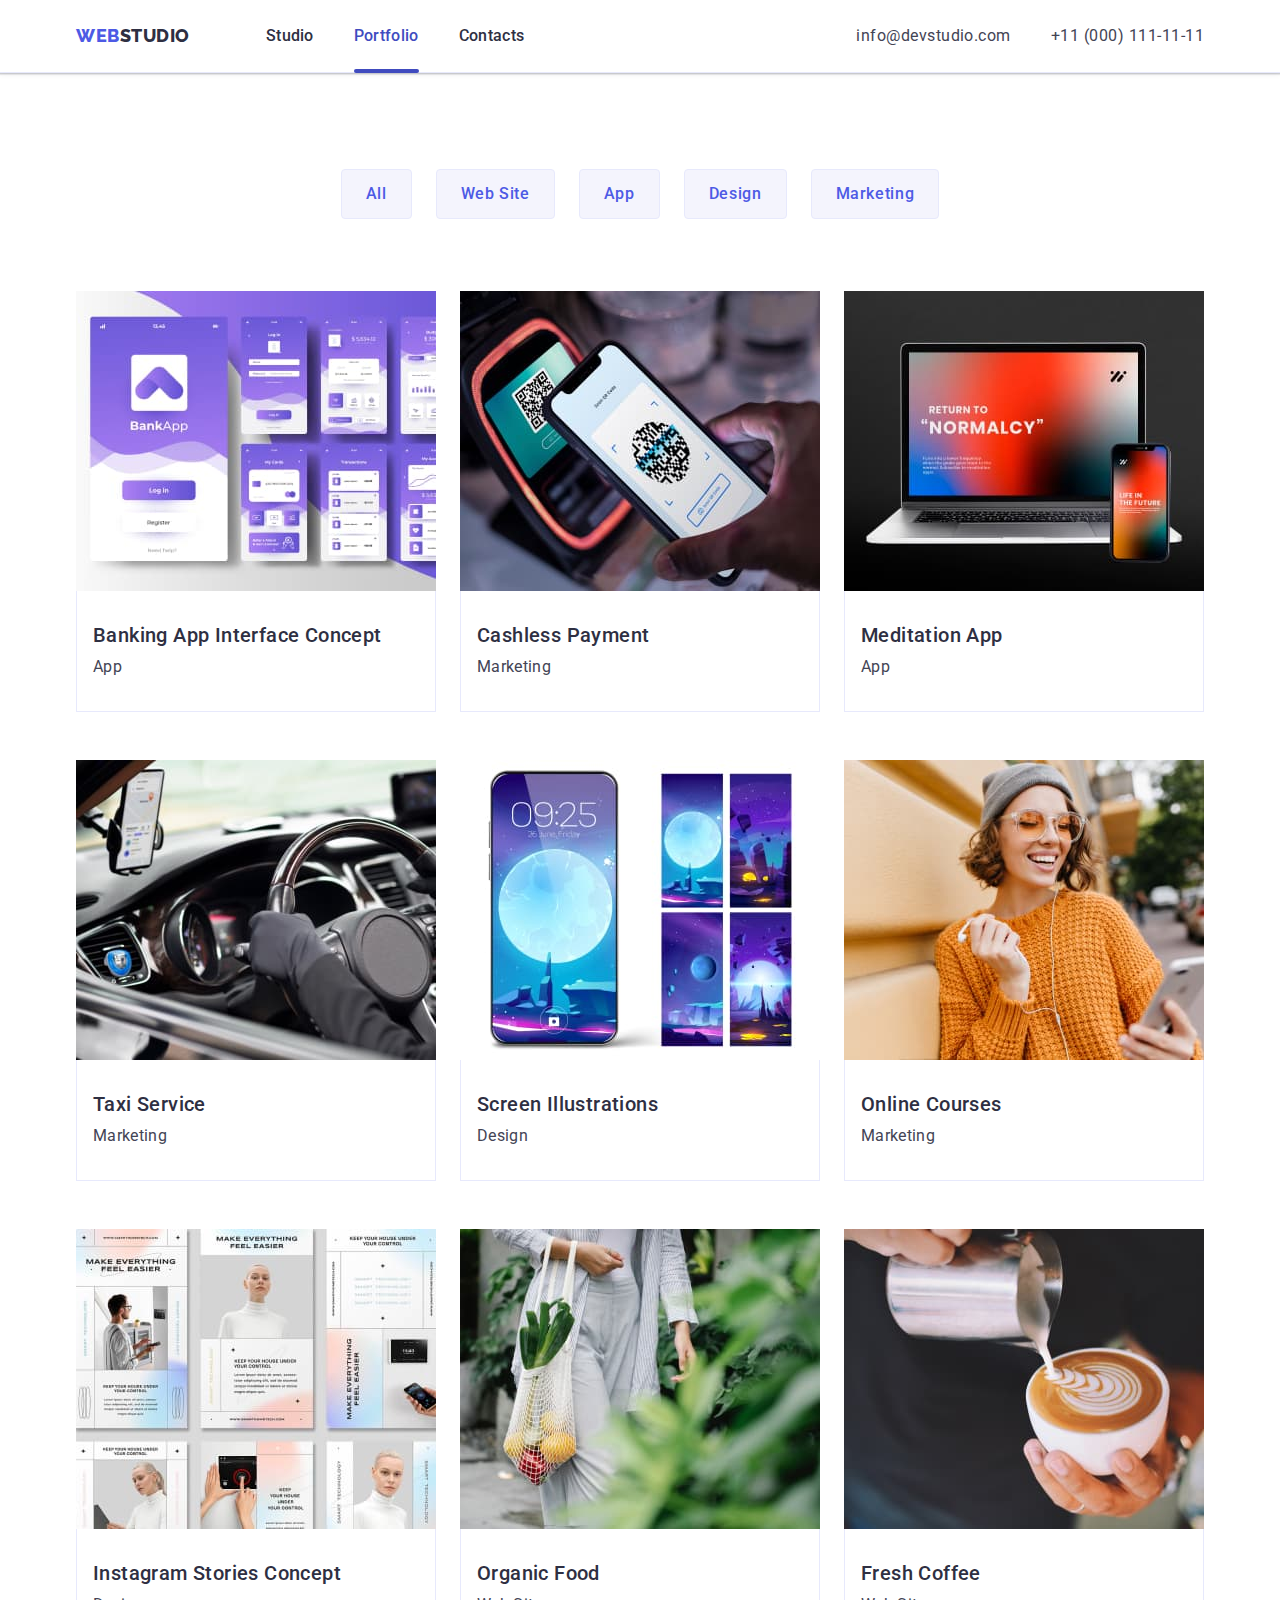
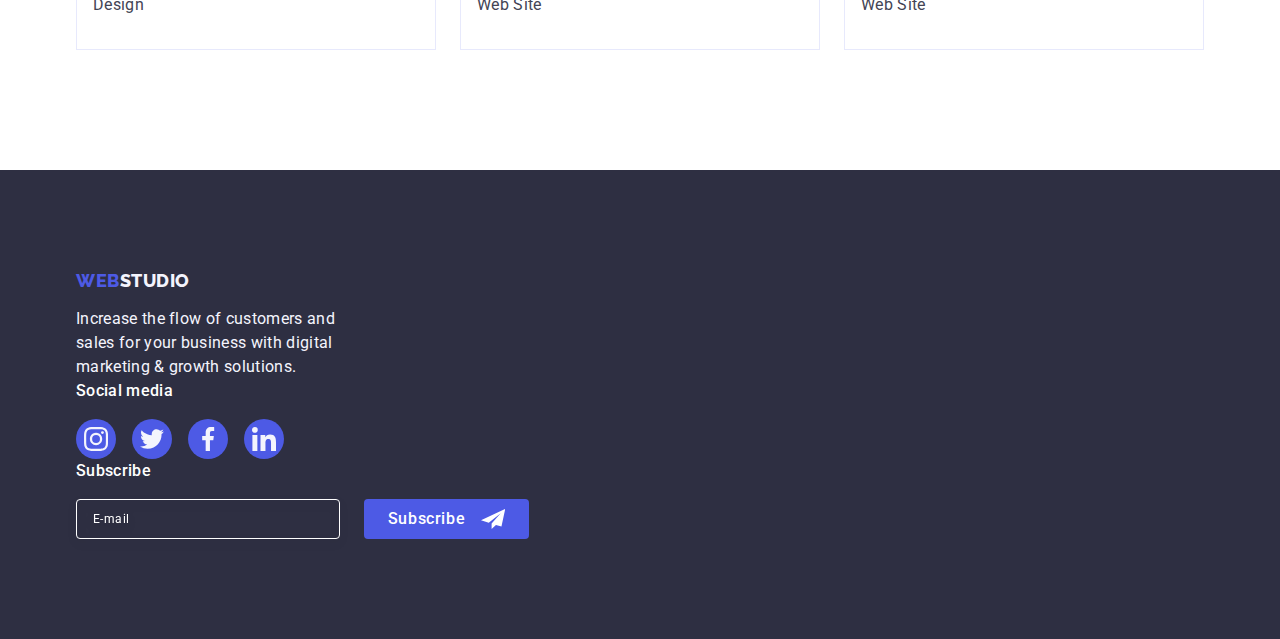
<file: portfolio.html>
<!DOCTYPE html>
<html lang="en">
  <head>
    <meta charset="UTF-8" />
    <meta http-equiv="X-UA-Compatible" content="IE=edge" />
    <meta name="viewport" content="width=device-width, initial-scale=1.0" />
    <meta name="description" content="Ефективні рішення для вашого бізнесу" />
    <title>WebStudio</title>
    <link rel="preconnect" href="https://fonts.googleapis.com" />
    <link rel="preconnect" href="https://fonts.gstatic.com" crossorigin />
    <link
      href="https://fonts.googleapis.com/css2?family=Raleway:wght@800&family=Roboto:wght@400;500;700&display=swap"
      rel="stylesheet"
    />
    <link
      rel="stylesheet"
      href="https://cdn.jsdelivr.net/npm/modern-normalize@2.0.0/modern-normalize.min.css"
    />
    <link rel="stylesheet" href="./css/styles.css"/>
  </head>
  <body class="page">
    <!-- Header section -->
    <header class="header">
      <div class="header-conteiner container">
        <nav class="header-nav">
          <a class="logo link" href="./index.html"
            >Web<span class="logo-studio">Studio</span></a
          >
          <ul class="header-list list">
            <li class="header-item">
              <a class="header-link link" href="./index.html">Studio</a>
            </li>
            <li class="header-item">
              <a class="header-link link current" href="./portfolio.html">Portfolio</a>
            </li>
            <li class="header-item">
              <a class="header-link link" href="">Contacts</a>
            </li>
          </ul>
        </nav>
        <address class="header-address">
          <ul class="address-list list">
            <li class="address-item">
              <a class="address-link link" href="mailto:info@devstudio.com"
                >info@devstudio.com</a
              >
            </li>
            <li class="address-item">
              <a class="address-link link" href="tel:+110001111111"
                >+11 (000) 111-11-11</a
              >
            </li>
          </ul>
        </address>
      </div>
    </header>
    <main>
      <section class="portfolio section">
        <div class="container">
          <h1 class="visually-hidden">Portfolio</h1>
          <ul class="portfolio-list list">
            <li class="portfolio-item">
              <button class="portfolio-btn link" type="button">All</button>
            </li>
            <li class="portfolio-item">
              <button class="portfolio-btn link" type="button">Web Site</button>
            </li>
            <li class="portfolio-item">
              <button class="portfolio-btn link" type="button">App</button>
            </li>
            <li class="portfolio-item">
              <button class="portfolio-btn link" type="button">Design</button>
            </li>
            <li class="portfolio-item">
              <button class="portfolio-btn link" type="button">
                Marketing
              </button>
            </li>
          </ul>
          <ul class="projects-list list">
            <li class="projects-item">
              <a class="projects-link link" href="">
                <div class="overlay">
                    <img
                     class="projects-img"
                     src="./images/portfolio/img1.jpg"
                     alt="Banking"
                     width="360"
                     height="300"
                    />
                   <p class="overlay-parph">14 Stylish and User-Friendly App Design Concepts · Task Manager App · Calorie Tracker App · Exotic Fruit Ecommerce App · Cloud Storage App</p>
                 </div>
                  <div class="project-container">
                    <h2 class="projects-caption">
                     Banking App Interface Concept
                    </h2>
                    <p class="projects-parph">App</p>
                  </div>
              </a>
            </li>
            <li class="projects-item">
              <a class="projects-link link" href="">
                <div class="overlay">
                    <img
                     class="projects-img"
                     src="./images/portfolio/img2.jpg"
                     alt="Banking"
                     width="360"
                     height="300"
                    />
                   <p class="overlay-parph">14 Stylish and User-Friendly App Design Concepts · Task Manager App · Calorie Tracker App · Exotic Fruit Ecommerce App · Cloud Storage App</p>
                 </div>
                <div class="project-container">
                  <h2 class="projects-caption">Cashless Payment</h2>
                  <p class="projects-parph">Marketing</p>
                </div>
              </a>
            </li>
           <li class="projects-item">
            <a class="projects-link link" href="">
              <div class="overlay">
                  <img
                   class="projects-img"
                   src="./images/portfolio/img3.jpg"
                   alt="Banking"
                   width="360"
                   height="300"
                  />
                 <p class="overlay-parph">14 Stylish and User-Friendly App Design Concepts · Task Manager App · Calorie Tracker App · Exotic Fruit Ecommerce App · Cloud Storage App</p>
               </div>
                <div class="project-container">
                  <h2 class="projects-caption">Meditation App</h2>
                  <p class="projects-parph">App</p>
                </div>
               </a>
            </li>
            <li class="projects-item">
              <a class="projects-link link" href="">
                <div class="overlay">
                    <img
                     class="projects-img"
                     src="./images/portfolio/img4.jpg"
                     alt="Banking"
                     width="360"
                     height="300"
                    />
                   <p class="overlay-parph">14 Stylish and User-Friendly App Design Concepts · Task Manager App · Calorie Tracker App · Exotic Fruit Ecommerce App · Cloud Storage App</p>
                 </div>
                <div class="project-container">
                  <h2 class="projects-caption">Taxi Service</h2>
                  <p class="projects-parph">Marketing</p>
                </div>
              </a>
            </li>
            <li class="projects-item">
              <a class="projects-link link" href="">
                <div class="overlay">
                    <img
                     class="projects-img"
                     src="./images/portfolio/img5.jpg"
                     alt="Banking"
                     width="360"
                     height="300"
                    />
                   <p class="overlay-parph">14 Stylish and User-Friendly App Design Concepts · Task Manager App · Calorie Tracker App · Exotic Fruit Ecommerce App · Cloud Storage App</p>
                 </div>
                <div class="project-container">
                  <h2 class="projects-caption">Screen Illustrations</h2>
                  <p class="projects-parph">Design</p>
                </div>
              </a>
            </li>
            <li class="projects-item">
              <a class="projects-link link" href="">
                <div class="overlay">
                    <img
                     class="projects-img"
                     src="./images/portfolio/img6.jpg"
                     alt="Banking"
                     width="360"
                     height="300"
                    />
                   <p class="overlay-parph">14 Stylish and User-Friendly App Design Concepts · Task Manager App · Calorie Tracker App · Exotic Fruit Ecommerce App · Cloud Storage App</p>
                 </div>
                <div class="project-container">
                  <h2 class="projects-caption">Online Courses</h2>
                  <p class="projects-parph">Marketing</p>
                </div>
              </a>
            </li>
            <li class="projects-item">
              <a class="projects-link link" href="">
                <div class="overlay">
                    <img
                     class="projects-img"
                     src="./images/portfolio/img7.jpg"
                     alt="Banking"
                     width="360"
                     height="300"
                    />
                   <p class="overlay-parph">14 Stylish and User-Friendly App Design Concepts · Task Manager App · Calorie Tracker App · Exotic Fruit Ecommerce App · Cloud Storage App</p>
                 </div>
                <div class="project-container">
                  <h2 class="projects-caption">Instagram Stories Concept</h2>
                  <p class="projects-parph">Design</p>
                </div>
              </a>
            </li>
            <li class="projects-item">
              <a class="projects-link link" href="">
                <div class="overlay">
                    <img
                     class="projects-img"
                     src="./images/portfolio/img8.jpg"
                     alt="Banking"
                     width="360"
                     height="300"
                    />
                   <p class="overlay-parph">14 Stylish and User-Friendly App Design Concepts · Task Manager App · Calorie Tracker App · Exotic Fruit Ecommerce App · Cloud Storage App</p>
                 </div>
                <div class="project-container">
                  <h2 class="projects-caption">Organic Food</h2>
                  <p class="projects-parph">Web Site</p>
                </div>
              </a>
            </li>
            <li class="projects-item">
              <a class="projects-link link" href="">
                <div class="overlay">
                    <img
                     class="projects-img"
                     src="./images/portfolio/img9.jpg"
                     alt="Banking"
                     width="360"
                     height="300"
                    />
                   <p class="overlay-parph">14 Stylish and User-Friendly App Design Concepts · Task Manager App · Calorie Tracker App · Exotic Fruit Ecommerce App · Cloud Storage App</p>
                 </div>
                <div class="project-container">
                  <h2 class="projects-caption">Fresh Coffee</h2>
                  <p class="projects-parph">Web Site</p>
                </div>
              </a>
            </li>
          </ul>
        </div>
      </section>
    </main>
    <!-- Footer section -->
    <footer class="footer">
      <div class="conteiner-div-footer container">
      <div class="footer-container">
        <a class="footer-logo link" href="./index.html"
          >Web<span class="footer-logo-studio">Studio</span></a
        >
        <p class="footer-parph">
          Increase the flow of customers and sales for your business with
          digital marketing & growth solutions.
        </p>
      </div>
      <div class="soc-footer-container">
        <p class="soc-parph">Social media</p>
        <ul class="footer-soc-list">
          <li class="footer-soc-item">
           <a href="" class="footer-soc-link">
             <svg class="footer-soc-icons" width="24" height="24">
               <use href="./images/icons.svg#icon-instagram"></use>
             </svg>
           </a>
        </li>
          <li class="footer-soc-item">
            <a href="" class="footer-soc-link">
             <svg class="footer-soc-icons" width="24" height="24">
               <use href="./images/icons.svg#icon-twitter"></use>
             </svg>
           </a>
        </li>
          <li class="footer-soc-item">
            <a href="" class="footer-soc-link">
             <svg class="footer-soc-icons" width="24" height="24">
               <use href="./images/icons.svg#icon-facebook"></use>
             </svg>
           </a>
        </li>
          <li class="footer-soc-item">
            <a href="" class="footer-soc-link">
             <svg class="footer-soc-icons" width="24" height="24">
               <use href="./images/icons.svg#icon-linkedin"></use>
             </svg>
           </a>
        </li>
        </ul>
      </div>
      <div class="footer-modal-container">
        <p class="footer-modal-parph">Subscribe</p>
        <form class="footer-modal-form">
            <label class="footer-modal-label">
              <input class="footer-modal-input" type="email" name="footer-modal" placeholder="E-mail" />
            </label>

            <button class="footer-modal-btn" type="submit">
              Subscribe
              <svg class="footer-modal-icon" width="24" height="24">
                <use href="./images/icons.svg#icon-send"></use>
              </svg>
            </button>
        </form>
      </div>
    </div>
    </footer>
  </body>
</html>
</file>
<file: css/styles.css>
:root {
  --brand-color: #434455;
  --brand-links-hf: #404bbf;
  --text-color: #2E2F42;
  --text-color-bg: #FFFFFF;
  --logo-color: #4D5AE5;
  --complementary-color: #F4F4FD;
  --portfolio-btn: #e7e9fc;
  --customers-icons: #8E8F99;
  --footer-soc-color: #31d0aa;
  --modal-color: #fcfcfc;
  --modal-border: #9747FF;
  --modal-style-color: rgba(46, 47, 66, 0.4);
  --hero-img-bg: linear-gradient(rgba(46, 47, 66, 0.7), rgba(46, 47, 66, 0.7));
}

body {
  font-family: Roboto, sans-serif;
  color: var(--brand-color);
  background-color: var(--text-color-bg);
}

button {
  cursor: pointer;
  font-family: inherit;
  color: currentColor;
}

input {
  font-family: inherit;
}

/**
  |============================
  | Resets
  |============================
*/

h1,
h2,
h3,
h4,
h5,
h6,
p {
  margin: 0;
}

ul,
ol {
  list-style: none;
  margin: 0;
  padding: 0;
}

img {
  display: block;
  max-width: 100%;
}

/* Base styles for small davices */
.container {
  min-width: 320px;
  max-width: 428px;
  margin: 0 auto;
  padding-right: 16px;
  padding-left: 16px;
}

/* Tablet screen */
@media screen and (min-width: 768px) {
  .container {
    max-width: 768px;
    margin: 0 auto;
    padding-right: 16px;
    padding-left: 16px;
  }
}

/* Desctop screen */
@media only screen and (min-width: 1158px) {
  .container {
    max-width: 1158px;
    margin: 0 auto;
    padding: 0 15px;
  }
}

.section {
  padding: 96px 0x;
}

@media only screen and (min-width: 1158px) {
  .section {
    padding: 120px 0x;
  }
}



/**
  |============================
  | Header
  |============================
*/

.logo {
  font-family: 'Raleway', sans-serif;
  font-weight: 800;
  font-size: 18px;
  line-height: 1.17;
  letter-spacing: 0.03em;
  text-transform: uppercase;
  color: var(--logo-color);
  margin-right: 76px;
}

.link {
  text-decoration: none;
}

.logo-studio {
  color: var(--text-color);
}

.header {
  border-bottom: 1px solid var(--portfolio-btn);
  box-shadow: 0px 2px 1px rgba(46, 47, 66, 0.08), 0px 1px 1px rgba(46, 47, 66, 0.16), 0px 1px 6px rgba(46, 47, 66, 0.08);
}

@media only screen and (min-width: 320px) and (max-width: 768px) {
  .header {
    padding: 24px 0;
  }
}

.header-conteiner {
  display: flex;
  align-items: center;
  justify-content: space-between;
}

.header-nav {
  display: flex;
  align-items: center;
}

.header-list {
  display: flex;
  gap: 40px;
}

@media only screen and (max-width: 767px) {
  .header-list {
    display: none;
  }
}

.header-link {
  font-weight: 500;
  line-height: 1.5;
  letter-spacing: 0.02em;
  color: var(--text-color);
  display: block;
  padding: 24px 0;
  position: relative;
  transition: color 250ms cubic-bezier(0.4, 0, 0.2, 1);
}

.current {
  color: var(--brand-links-hf);
}

.current::after {
  content: "";
  text-decoration: underline;
  width: 100%;
  height: 4px;
  border-radius: 2px;
  background: var(--brand-links-hf);
}

.header-link::after {
  content: '';
  position: absolute;
  left: 0;
  bottom: -1px;
  height: 4px;
  background-color: var(--brand-links-hf);
  border-radius: 2px;
}

.header-link:hover {
  color: var(--brand-links-hf);
}

.header-link:focus {
  color: var(--brand-links-hf);
}

.header-address {
  font-style: normal;
  margin-left: auto;
}

@media only screen and (max-width: 767px) {
  .header-address {
    display: none;
  }
}

.address-list {
  display: flex;
  gap: 40px;
}

@media (min-width: 768px) and (max-width: 1157px) {
  .address-list {
    flex-wrap: wrap;
    row-gap: 12px;
    column-gap: 0;
    justify-content: center;
    flex-direction: column;
  }
  .address-link {
    font-size: 12px;
    line-height: 1.16;
  }
}

.address-link {
  color: var(--brand-color);
  transition: color 250ms cubic-bezier(0.4, 0, 0.2, 1);
  letter-spacing: 0.03em;
  gap: 12px;
}

.address-link:hover {
  color: var(--brand-links-hf);
}

.address-link:focus {
  color: var(--brand-links-hf);
}

@media only screen and (min-width: 1158px) {
  .address-link {
    font-size: 16px;
    line-height: 1.5;
  }
}

@media only screen and (min-width: 768px) {
  .menu-toggle-icon {
    display: none;
  }
}

/**
  |============================
  | Block 1
  |============================
*/

.hero {
  background-color: var(--text-color);
  padding: 188px 0;
  margin: auto;
  background-repeat: no-repeat;
  background-position: center;
  max-width: 1440px;
}

/* Retina screen */

@media screen and (min-width: 320px) and (max-width: 428px) {
  .hero {
    padding: 112px 0 112px 0;
    background: linear-gradient(rgba(46, 47, 66, 0.7), rgba(46, 47, 66, 0.7)), url(../images/hero/bg_mob@1x.jpg);
    background-size: cover;
  }

  @media (min-device-pixel-ratio: 2),
  (min-resolution: 192dpi),
  (min-resolution: 2dppx) {
    .hero {
      background: linear-gradient(rgba(46, 47, 66, 0.7), rgba(46, 47, 66, 0.7)), url(../images/hero/bg_mob@2x.jpg);
      background-size: cover;
    }
  }
}

@media screen and (min-width: 429px) and (max-width: 768px) {
  .hero {
    background: linear-gradient(rgba(46, 47, 66, 0.7), rgba(46, 47, 66, 0.7)), url(../images/hero/bg_mob@2x.jpg);
    padding: 112px 0 112px 0;
  }

  @media (min-device-pixel-ratio: 2),
  (min-resolution: 192dpi),
  (min-resolution: 2dppx) {
    .hero {
      background: linear-gradient(rgba(46, 47, 66, 0.7), rgba(46, 47, 66, 0.7)), url(../images/hero/bg_tab@2x.jpg);
      background-size: cover;
    }
  }
}

@media screen and (min-width: 769px) {
  .hero {
    background: linear-gradient(rgba(46, 47, 66, 0.7), rgba(46, 47, 66, 0.7)), url(../images/hero/bg_desk@1x.jpg);
    padding: 188px 0 188px 0;
    background-size: cover;
  }

  @media (min-device-pixel-ratio: 2),
  (min-resolution: 192dpi),
  (min-resolution: 2dppx) {
    .hero {
      background: linear-gradient(rgba(46, 47, 66, 0.7), rgba(46, 47, 66, 0.7)), url(../images/hero/bg_desk@2x.jpg);
      background-size: cover;
    }
  }
}

.hero-title {
  font-size: 56px;
  line-height: 1.07;
  text-align: center;
  letter-spacing: 0.02em;
  color: var(--text-color-bg);
  max-width: 496px;
  margin-left: auto;
  margin-right: auto;
  margin-bottom: 48px;
}

@media only screen and (max-width: 767px) {
  .hero-title {
    font-size: 36px;
    max-width: 320px;
  }
}

.hero-btn {
  background-color: var(--logo-color);
  font-family: "Roboto", sans-serif;
  font-weight: 500;
  font-size: 16px;
  line-height: 1.5;
  letter-spacing: 0.04em;
  color: var(--text-color-bg);
  display: block;
  min-width: 169px;
  height: 56px;
  border: none;
  border-radius: 4px;
  cursor: pointer;
  margin-left: auto;
  margin-right: auto;
  transition: background-color 250ms cubic-bezier(0.4, 0, 0.2, 1);
}

.hero-btn:hover {
  background-color: var(--brand-links-hf);
}

.hero-btn:focus {
  background-color: var(--brand-links-hf);
}

/**
  |============================
  | Block 2
  |============================
*/

.peculiarities {
  padding: 120px 0;
}

@media only screen and (max-width: 1157px) {
  .peculiarities {
    padding: 96px 0;
  }
}

.visually-hidden {
  position: absolute;
  width: 1px;
  height: 1px;
  margin: -1px;
  border: 0;
  padding: 0;
  white-space: nowrap;
  clip-path: inset(100%);
  clip: rect(0 0 0 0);
  overflow: hidden;
}

.icon-container {
  display: none;
}

@media only screen and (min-width: 768px) {
  .icon-container {
    display: none;
  }
}

@media only screen and (min-width: 1158px) {
  .icon-container {
    display: flex;
    align-items: center;
    justify-content: center;
    height: 112px;
    background-color: var(--complementary-color);
    border-radius: 4px;
    margin-bottom: 8px;
  }
}

@media only screen and (min-width: 768px) {
  .peculiarities-list {
    display: flex;
    flex-wrap: wrap;
    gap: 72px 24px;
  }
}

@media only screen and (min-width: 1158px) {
  .peculiarities-list {
    display: flex;
    gap: 24px;
  }
}

.peculiarities-icons {
  fill: none;
}

@media only screen and (max-width: 767px) {
  .peculiarities-item:not(:last-child) {
    margin-bottom: 72px;
  }
}

@media only screen and (min-width: 768px) {
  .peculiarities-item {
    flex-basis: calc((100% - 24px) / 2);
  }
}

@media only screen and (min-width: 1158px) {
  .peculiarities-item {
    flex-basis: calc((100% - 3 * 24px) / 4);
  }
}

.peculiarities-caption {
  font-size: 36px;
  font-weight: 700;
  line-height: 1.11;
  letter-spacing: 0.025em;
  text-transform: capitalize;
  margin-bottom: 8px;
  color: var(--text-color);
}

@media only screen and (max-width: 767px) {
  .peculiarities-caption {
    text-align: center;
  }
}

@media only screen and (min-width: 1158px) {
  .peculiarities-caption {
    font-weight: 500;
    font-size: 20px;
    line-height: 1.2;
    letter-spacing: 0.02em;
    color: var(--text-color);
    margin-bottom: 8px;
  }
}


.peculiarities-parph {
  line-height: 1.5;
  letter-spacing: 0.02em;
}

/**
  |============================
  | Block 3
  |============================
*/

.activity {
  padding-bottom: 120px;
}

@media only screen and (max-width: 1157px) {
  .activity {
    display: none;
  }
}

.activity-title {
  margin-bottom: 72px;
}

.activity-list {
  display: flex;
  gap: 24px;
}

.activity-item {
  width: calc((100% - 48px) / 3);
}

.activity-title {
  font-size: 36px;
  line-height: 1.11;
  text-align: center;
  letter-spacing: 0.02em;
  text-transform: capitalize;
  color: var(--text-color);
}

/**
  |============================
  | Block 4
  |============================
*/

.team {
  background-color: var(--complementary-color);
}

@media only screen and (min-width: 768px) {
  .team {
    padding: 96px 0;
  }
}

@media only screen and (min-width: 1158px) {
  .team {
    padding: 120px 0;
  }
}

@media only screen and (max-width: 1157px) {
  .peculiarities {
    padding: 96px 0;
  }
}

.team-title {
  font-size: 36px;
  line-height: 1.11;
  text-align: center;
  letter-spacing: 0.02em;
  text-transform: capitalize;
  color: var(--text-color);
  margin-bottom: 72px;
}

.team-list {
  display: flex;
  flex-wrap: wrap;
  gap: 72px;
  justify-content: center;
  align-items: center;
}

@media only screen and (min-width: 768px) {
  .team-list {
    display: flex;
    gap: 64px 24px;
  }
}


.team-item {
  background-color: var(--text-color-bg);
  border-radius: 0px 0px 4px 4px;
  box-shadow: 0px 2px 1px 0px rgba(46, 47, 66, 0.08), 0px 1px 1px 0px rgba(46, 47, 66, 0.16), 0px 1px 6px 0px rgba(46, 47, 66, 0.08);
}

@media only screen and (max-width: 767px) {
  .team-container {
    padding: 96px 0;
  }
}

@media only screen and (min-width: 768px) {
  .team-item {
    flex-basis: calc((100% - 24px) / 2);
  }
}

@media only screen and (min-width: 768px) and (max-width: 1157px) {
  .team-container {
    width: 584px;
  }
}

@media only screen and (min-width: 1158px) {
  .team-item {
    flex-basis: calc((100% - 3 * 24px) / 4);
  }
    .team-container {
      width: 1158px;
    }
}

.team-info {
  padding: 32px 0
}

.team-caption {
  font-weight: 500;
  font-size: 20px;
  line-height: 1.2;
  letter-spacing: 0.02em;
  color: var(--text-color);
  text-align: center;
  margin-bottom: 8px;
}

.team-parph {
  line-height: 1.5;
  letter-spacing: 0.02em;
  text-align: center;
}

.soc-list {
  display: flex;
  justify-content: center;
  gap: 24px;
  padding-top: 8px;
  background-color: 250ms cubic-bezier(0.4, 0, 0.2, 1);
}

.soc-item {
  width: 40px;
  height: 40px;
}

.soc-link {
  width: 100%;
  height: 100%;
  background-color: var(--logo-color);
  border-radius: 50%;
  display: flex;
  align-items: center;
  justify-content: center;
  transition: background-color 250ms cubic-bezier(0.4, 0, 0.2, 1);
}

.soc-link:hover {
  background-color: var(--brand-links-hf);
}

.soc-link:focus {
  background-color: var(--brand-links-hf);
}

.soc-icons {
  fill: var(--complementary-color)
}

/**
  |============================
  | Block 5
  |============================
*/

.customers {
  padding-top: 96px;
  padding-bottom: 96px;
}

@media only screen and (min-width: 1158px) {
  .customers {
    padding-top: 120px;
    padding-bottom: 120px;
  }
}

@media only screen and (min-width: 768px) and (max-width: 1157px) {
  .container-customers {
    max-width: 584px;
  }
}

.customers-title {
  text-align: center;
  font-size: 36px;
  color: var(--text-color);
  margin-bottom: 72px;
  line-height: 1.11;
}

.customers-list {
  display: flex;
  flex-wrap: wrap;
  gap: 72px 16px;
  justify-content: center;
}

@media only screen and (min-width: 768px) {
  .customers-list {
    gap: 72px 24px;
  }
}



.customers-item {
  flex-basis: calc((100% - 2 * 16px) / 2);
  height: 88px;
}

@media only screen and (min-width: 768px) {
  .customers-item {
    flex-basis: calc((100% - 3 * 24px) / 3);
  }
}

@media only screen and (min-width: 1158px) {
  .customers-item {
    flex-basis: calc((100% - 120px) / 6);
  }
}

.customers-link {
  color: var(--customers-icons);
  display: flex;
  width: 100%;
  height: 100%;
  justify-content: center;
  align-items: center;
  border: 1px solid var(--customers-icons);
  border-radius: 4px;
  transition: border-color 250ms cubic-bezier(0.4, 0, 0.2, 1), color 250ms cubic-bezier(0.4, 0, 0.2, 1);
}

.customers-link:hover {
  border-color: var(--brand-links-hf);
  color: var(--brand-links-hf);
}

.customers-link:focus {
  border-color: var(--brand-links-hf);
  color: var(--brand-links-hf);
}

.customers-icons {
  fill: currentColor;
}

/**
  |============================
  | Footer
  |============================
*/

.footer {
  background-color: var(--text-color);
  padding: 100px 0;
}

.container-div-footer {
  flex-direction: column;
  align-items: baseline;
}

.soc-parph {
  font-weight: 500;
  font-size: 16px;
  line-height: 1.5;
  letter-spacing: 0.02em;
  color: var(--text-color-bg);
  margin-bottom: 16px;
}

.footer-soc-list {
  display: flex;
  gap: 16px;
}

.footer-soc-item {
  width: 40px;
  height: 40px;
}

.footer-soc-link {
  width: 100%;
  height: 100%;
  background-color: var(--logo-color);
  border-radius: 50%;
  display: flex;
  align-items: center;
  justify-content: center;
  transition: background-color 250ms cubic-bezier(0.4, 0, 0.2, 1);
}

.footer-soc-link:hover {
  background-color: var(--footer-soc-color);
}

.footer-soc-link:focus {
  background-color: var(--footer-soc-color);
}

.footer-soc-icons {
  fill: var(--complementary-color);
}

.footer-logo {
  font-family: "Raleway", sans-serif;
  font-weight: 800;
  font-size: 18px;
  line-height: 1.17;
  letter-spacing: 0.03em;
  text-transform: uppercase;
  color: var(--logo-color);
  display: inline-block;
  margin-bottom: 16px;
}

.footer-logo:hover,
.footer-logo:focus {
  background-color: var(--footer-soc-color);
}

.footer-logo-studio {
  color: var(--complementary-color);
}

.footer-parph {
  line-height: 1.5;
  color: var(--complementary-color);
  letter-spacing: 0.02em;
  max-width: 264px;
}

.footer-modal-parph {
  margin-bottom: 16px;
  font-weight: 500;
  text-align: center;
  font-size: 16px;
  line-height: 1.5;
  letter-spacing: 0.02em;
  color: var(--text-color-bg);
}

.footer-modal-form {
  gap: 24px;
}

.footer-modal-input {
  width: 264px;
  height: 40px;
  border: 1px solid var(--text-color-bg);
  background-color: transparent;
  font-size: 12px;
  line-height: 1.5;
  letter-spacing: 0.04em;
  padding-left: 16px;
  filter: drop-shadow(0px 4px 4px rgba(0, 0, 0, 0.15));
  border-radius: 4px;
  color: var(--text-color-bg);
}

.footer-modal-input::placeholder {
  color: var(--text-color-bg);
}

.footer-modal-btn {
  min-width: 165px;
  height: 40px;
  display: flex;
  justify-content: center;
  align-items: center;
  font-family: "Roboto", sans-serif;
  font-size: 16px;
  font-weight: 500;
  line-height: 1.5;
  letter-spacing: 0.04em;
  color: var(--text-color-bg);
  cursor: pointer;
  background-color: var(--logo-color);
  border: none;
  border-radius: 4px;
}

.footer-modal-btn:hover,
.footer-modal-btn:focus {
  background-color: var(--brand-links-hf);
}

.footer-modal-icon {
  margin-left: 16px;
}

@media only screen and (max-width: 767px) {
  .container-div-footer{
    align-items: center;
  }

  .footer-container {
    display: flex;
    flex-direction: column;
    justify-content: center;
    text-align: center;
  }

  .soc-footer-container {
    display: flex;
    flex-direction: column;
    align-items: center;
    margin-top: 72px;
  }

    .footer-modal-container {
      margin-top: 72px;
    }

  .footer-parph {
    text-align: left;
    margin-left: auto;
    margin-right: auto;
  }

  .footer-modal-btn {
    margin-top: 16px;
    margin-left: auto;
    margin-right: auto;
  }

  .footer-modal-input {
    width: 100%;
    height: 40px;
  }
}

@media only screen and (min-width: 768px) and (max-width: 1157px) {
  .container-div-footer {
    max-width: 584px;
  }
  .footer-modal-container {
    margin-top: 72px;
  }
}

@media only screen and (min-width: 768px) {
  .container-div-footer {
    display: flex;
    flex-wrap: wrap;
    flex-direction: row;
    gap: unset;
  }

  .footer-container {
    margin-right: 24px;
  }

  .footer-modal-container {
    justify-content: center;
    align-items: center;
    gap: 16px;
  }

  .footer-modal-parph {
    text-align: left;
  }

  .footer-modal-btn {
    display: inline-flex;
    justify-content: center;
    align-items: center;
  }

  .footer-modal-form {
    display: flex;
    display: inline-flex;
    gap: 24px;
  }

  .footer-modal-input {
    display: flex;
  }
}

@media only screen and (min-width: 1158px) {
  .container-div-footer {
    display: flex;
    flex-wrap: nowrap;
  }

  .footer-container {
    margin-right: 120px;
  }

  .footer-modal-form {
    display: flex;
    gap: 24px;
  }

  .footer-modal-container {
    margin-left: auto;
    align-items: baseline;
  }

}

/**
  |============================
  | Portfolio
  |============================
*/

.portfolio {
  padding-top: 96px;
  padding-bottom: 120px;
}

.portfolio-list {
  display: flex;
  justify-content: center;
  gap: 24px;
  margin-bottom: 72px;
}

.portfolio-btn {
  font-family: "Roboto", sans-serif;
  font-weight: 500;
  font-size: 16px;
  line-height: 1.5;
  letter-spacing: 0.04em;
  color: var(--logo-color);
  background-color: var(--complementary-color);
  padding: 12px 24px;
  border: 1px solid var(--portfolio-btn);
  border-radius: 4px;
  transition: color 250ms cubic-bezier(0.4, 0, 0.2, 1), background-color 250ms cubic-bezier(0.4, 0, 0.2, 1), border-color 250ms cubic-bezier(0.4, 0, 0.2, 1), box-shadow 250ms cubic-bezier(0.4, 0, 0.2, 1);
}

.portfolio-btn:hover {
  color: var(--text-color-bg);
  background-color: var(--brand-links-hf);
  border: 1px solid transparent;
  box-shadow: 0px 3px 1px rgba(0, 0, 0, 0.1), 0px 2px 1px rgba(0, 0, 0, 0.08), 0px 2px 2px rgba(0, 0, 0, 0.12);
}

.portfolio-btn:focus {
  color: var(--text-color-bg);
  background-color: var(--brand-links-hf);
  border: 1px solid transparent;
  box-shadow: 0px 3px 1px rgba(0, 0, 0, 0.1), 0px 2px 1px rgba(0, 0, 0, 0.08), 0px 2px 2px rgba(0, 0, 0, 0.12);
}

.projects-list {
  display: flex;
  flex-wrap: wrap;
  column-gap: 24px;
  row-gap: 48px;
}

.projects-item {
  width: calc((100% - 48px) / 3);
}

.projects-link {
  display: block;
  transition: box-shadow 250ms cubic-bezier(0.4, 0, 0.2, 1);
}

.projects-link:hover,
.projects-link:focus {
  box-shadow: 0px 1px 6px rgba(46, 47, 66, 0.08), 0px 1px 1px rgba(46, 47, 66, 0.16), 0px 2px 1px rgba(46, 47, 66, 0.08);
  transform: translateY(0%);
}

.project-container {
  padding: 32px 16px;
  border: 1px solid var(--portfolio-btn);
  border-top: none;
}

.projects-caption {
  font-weight: 500;
  font-size: 20px;
  line-height: 1.2;
  letter-spacing: 0.02em;
  color: var(--text-color);
  margin-bottom: 8px;
}

.projects-parph {
  font-size: 16px;
  line-height: 1.5;
  letter-spacing: 0.02em;
  color: var(--brand-color);
}

.overlay {
  position: relative;
  overflow: hidden;
}

.overlay-parph {
  display: flex;
  width: 100%;
  height: 100%;
  flex-direction: column;
  flex-shrink: 0;
  color: #F4F4FD;
  font-size: 16px;
  line-height: 1.5;
  letter-spacing: 0.32px;
  background-color: #4D5AE5;
  align-items: center;
  text-align: center;
  padding: 40px 32px;
  position: absolute;
  top: 0;
  left: 0;
  transform: translateY(100%);
  transition: transform 250ms cubic-bezier(0.4, 0, 0.2, 1);
}

.projects-link:hover .overlay-parph,
.projects-link:focus .overlay-parph {
  transform: translateY(0%);
}

button {
  border: none;
  cursor: pointer;
}

.open-modal {
  width: 150px;
  height: 50px;
  border-radius: 5px;
  background: #9da4bd;
  color: white;
  position: absolute;
  top: 50%;
  left: 50%;
  transform: translate(-50%, -50%);
  border: none;
  font-size: 16px;
}

.open-modal:hover {
  opacity: 0.8;
}

.backdrop {
  position: fixed;
  top: 0;
  left: 0;
  width: 100%;
  height: 100vh;
  background: rgba(46, 47, 66, 0.4);
  transition: opacity 250ms cubic-bezier(0.4, 0, 0.2, 1), visibility 250ms cubic-bezier(0.4, 0, 0.2, 1);
}

.modal {
  width: 408px;
  min-height: 584px;
  position: absolute;
  top: 50%;
  left: 50%;
  transform: translate(-50%, -50%);
  background: var(--modal-color);
  box-shadow: 0px 1px 1px rgba(0, 0, 0, 0.14), 0px 1px 3px rgba(0, 0, 0, 0.12), 0px 2px 1px rgba(0, 0, 0, 0.2);
  border-radius: 4px;
  transition: transform 250ms cubic-bezier(0.4, 0, 0.2, 1);
  padding: 72px 24px 24px 24px;
}

@media only screen and (min-width: 320px) and (max-width: 424px) {
  .modal {
  width: calc(100% - 30px)
  }
}

.close-button {
  position: absolute;
  right: 24px;
  top: 24px;
  background-color: var(--portfolio-btn);
  color: white;
  width: 24px;
  height: 24px;
  border: 1px solid rgba(0, 0, 0, 0.1);
  border-radius: 50%;
  cursor: pointer;
  display: flex;
  align-items: center;
  justify-content: center;
  padding: 0;
  transition: background-color 250ms cubic-bezier(0.4, 0, 0.2, 1), border 250ms cubic-bezier(0.4, 0, 0.2, 1);
}

.close-button:hover {
  background-color: var(--brand-links-hf);
  border: none;
  fill: #ffffff;
}

.close-button:focus {
  background-color: var(--brand-links-hf);
  border: none;
  fill: #ffffff;
}

.modal-icon {
  transition: fill 250ms cubic-bezier(0.4, 0, 0.2, 1);
}

.is-hidden {
  opacity: 0;
  visibility: hidden;
  pointer-events: none;
}

.no-scroll {
  overflow: hidden;
}

.modal-caption {
  display: flex;
  margin-bottom: 16px;
  width: 360px;
  flex-direction: column;
  flex-shrink: 0;
  font-weight: 500;
  line-height: 24px;
  letter-spacing: 0.32px;
  text-align: center;
  color: var(--text-color);
}

.modal-form-container {
  margin-bottom: 8px;
}

.modal-form-field {
  display: block;
  margin-bottom: 18px;
  position: relative;
  font-size: 12px;
  line-height: 1.17;
  letter-spacing: 0.04em;
  color: var(--customers-icons);
  margin-bottom: 4px;
}

.modal-form-container-input {
  position: relative;
}

.modal-form-label {
  display: block;
  margin-bottom: 4px;
  font-size: 12px;
  line-height: 1.17;
  letter-spacing: 0.04em;
  color: var(--customers-icons);
}

.modal-form-input {
  display: flex;
  width: 360px;
  flex-direction: column;
  align-items: flex-start;
  gap: 8px;
  border-radius: 4px;
  height: 40px;
  padding: 11px 38px;
  font-size: 18px;
  outline: transparent;
  border: 1px solid var(--modal-style-color);
  background-color: transparent;
  transition: border-color 250ms cubic-bezier(0.4, 0, 0.2, 1);
}

.modal-form-input:focus {
  border-color: var(--logo-color);
}

.modal-form-container-comment {
  margin-bottom: 16px;
}

.modal-form-input-comm {
  width: 360px;
  height: 120px;
  flex-shrink: 0;
  font-size: 18px;
  border-radius: 4px;
  outline: transparent;
  border: 1px solid var(--modal-style-color);
  transition: background-color 250ms cubic-bezier(0.4, 0, 0.2, 1);
}

.modal-form-input-comm:focus {
  border-color: var(--logo-color);
}

.modal-form-icon {
  fill: var(--text-color);
  position: absolute;
  top: 50%;
  transform: translateY(-50%);
  bottom: 11px;
  left: 16px;
  transition: fill 250ms cubic-bezier(0.4, 0, 0.2, 1);
}

.modal-form-input:focus+.modal-form-icon {
  fill: var(--logo-color);
}

.modal-form-textarea {
  width: 100%;
  height: 120px;
  font-size: 12px;
  line-height: 1.17;
  letter-spacing: 0.04em;
  color: var(--modal-style-color);
  border: 1px solid var(--modal-style-color);
  border-radius: 4px;
  background-color: transparent;
  padding: 8px 16px;
  outline: transparent;
  resize: none;
  transition: border-color 250ms cubic-bezier(0.4, 0, 0.2, 1);
}

.modal-form-textarea:focus {
  border-color: var(--logo-color);
}

.modal-form-container-privacy {
  margin-bottom: 24px;
}

.modal-form-field-privacy {
  font-size: 12px;
  line-height: 1.17;
  letter-spacing: 0.04em;
  color: var(--customers-icons);
}

.modal-form-custom-checkbox {
  width: 16px;
  height: 16px;
  margin-right: 8px;
  border: 1px solid var(--modal-style-color);
  border-radius: 2px;
  transition: background-color 250ms cubic-bezier(0.4, 0, 0.2, 1), border 250ms cubic-bezier(0.4, 0, 0.2, 1), fill 250ms cubic-bezier(0.4, 0, 0.2, 1);
  display: inline-flex;
  align-items: center;
  justify-content: center;
  fill: transparent;
}

.modal-form-checkbox:checked+.modal-form-field-privacy .modal-form-custom-checkbox {
  background-color: var(--brand-links-hf);
  border: none;
  fill: var(--complementary-color);
}

.modal-form-checkbox:focus+.modal-form-field-privacy .modal-form-custom-checkbox {
  border-color: var(--brand-links-hf);
}

.modal-form-field-link {
  color: var(--logo-color);
}

/**
  |============================
  | Mobil Menu
  |============================
*/

.menu-toggle {
  display: flex;
  justify-content: center;
  background-color: transparent;
  cursor: pointer;
  border: 1px solid var(--portfolio-btn);
  border-radius: 50%;
  outline: none;
  padding: 8px;
}

.menu-close-icon {
  fill: var(--text-color);
}

@media (min-width: 768px) {
  .menu-toggle {
    display: none;
  }
}

.menu-toggle:hover,
.menu-toggle:focus {
  background-color: rgba(0, 0, 0, 0.1);
}

.menu-toggle-icon {
  stroke: var(--text-color);
  border: none;
  background: transparent;
}

.menu-container {
  width: 428px;
  height: 796px;
  position: fixed;
  top: 0;
  left: 0;
  width: 100vw;
  height: 100vh;
  display: flex;
  flex-direction: column;
  padding: 40px 35px 40px 40px;
  background-color: #FFF;
  z-index: 999;
  transform: translateX(100%);
  transition: transform 250ms ease-in-out;
}

.menu-container.is-open {
  transform: translateX(0);
}

.menu-container .menu-toggle {
  position: absolute;
  top: 24px;
  right: 24px;
}

.mobile-menu {
  margin-bottom: auto;
}

.mobile-menu-item {
  margin-top: 40px;
}

.mobile-menu .link {
  display: block;
  text-decoration: none;
}

.mobile-menu-link {
  color: var(--text-color);
  font-size: 36px;
  font-weight: 700;
  line-height: 1.11;
  letter-spacing: 0.72px;
  text-transform: capitalize;
}

.mobile-menu-link-studio {
  color: #404bbf;
  font-size: 36px;
    font-weight: 700;
    line-height: 1.11;
    letter-spacing: 0.72px;
    text-transform: capitalize;
}

.mobile-menu-link-studio {
  color: #404bbf;
}

.mobile-menu-link:focus {
  color: var(--brand-links-hf);
}

.mobile-address {
  padding-top: 184px;
}

.mobile-address-list {
  display: inline-flex;
  flex-direction: column;
  align-items: flex-start;
  gap: 40px;
  margin-bottom: 48px;
}

.modal-address-link {
  color: var(--brand-color);
  font-family: Roboto;
  font-size: 20px;
  font-style: normal;
  font-weight: 500;
  line-height: 1.2;
  letter-spacing: 0.4px;
  text-decoration: none;
}

.tel {
  font-size: 36px;
  color: var(--logo-color);
}

@media only screen and (min-width: 320px) and (max-width: 374px) {
  .tel {
    font-size: 24px;
  }
}

@media only screen and (min-width: 375px) and (max-width: 425px) {
  .tel {
    font-size: 30px;
  }
}

.mobil-icon-list {
  display: flex;
  gap: 56px;
}

@media only screen and (min-width: 320px) and (max-width: 374px) {
  .mobil-icon-list {
    gap: 30px;
  }
}

@media only screen and (min-width: 375px) and (max-width: 424px) {
  .mobil-icon-list {
    gap: 48px;
  }
}

.mobile-icon-link {
  width: 40px;
  height: 40px;
  background-color: var(--logo-color);
  border-radius: 50%;
  display: flex;
  align-items: center;
  justify-content: center;
  transition: background-color 250ms cubic-bezier(0.4, 0, 0.2, 1);
}

.mobile-icon-network {
  fill: var(--complementary-color);
}
</file>
